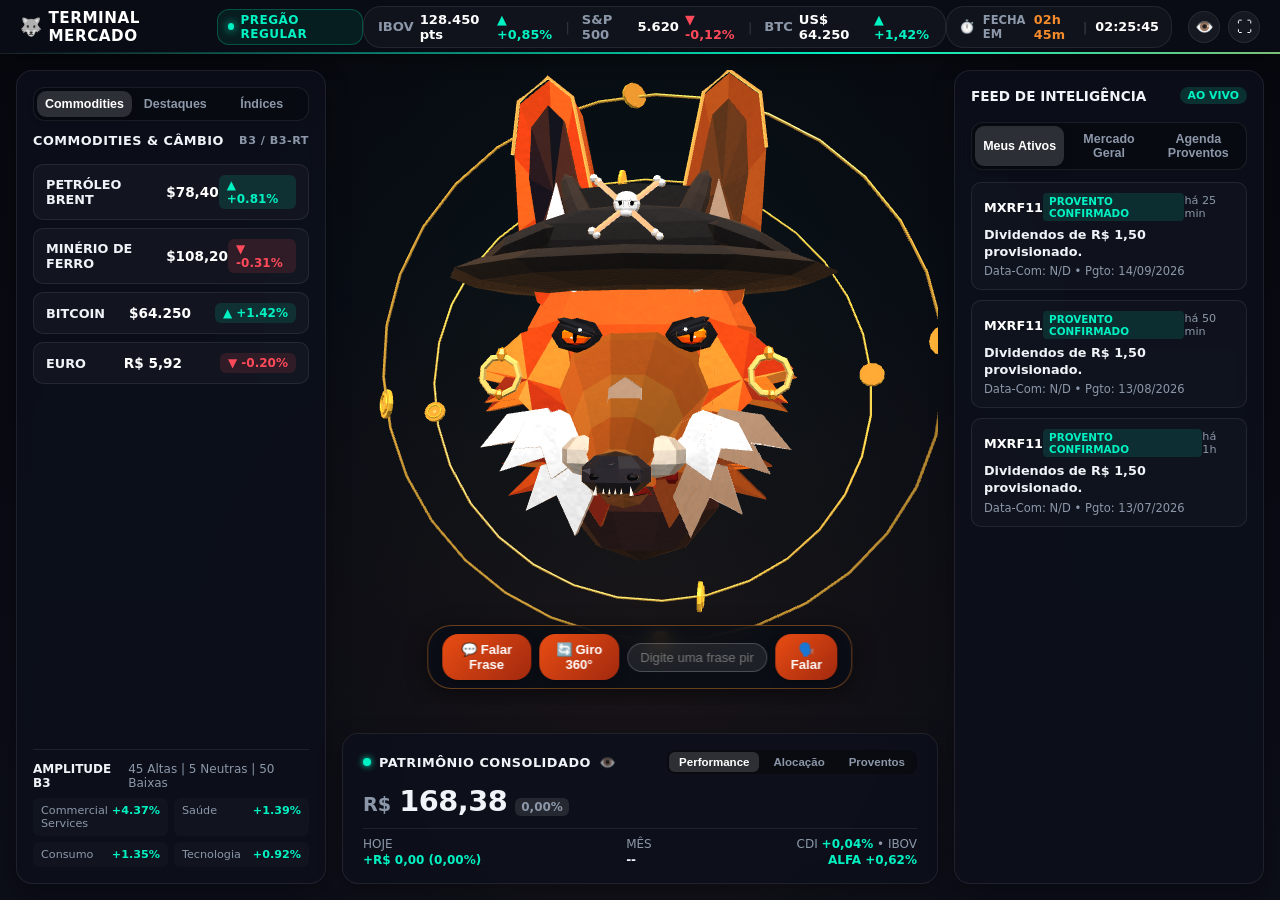
<file: index.html>
<!doctype html>
<html lang="pt-BR">
<head>
  <meta charset="utf-8">
  <meta name="viewport" content="width=device-width, initial-scale=1">
  <meta name="theme-color" content="#090b12">
  <title>Lobo-guará pirata · Terminal do Mercado</title>
  <link rel="stylesheet" href="styles/main.css?v=20261010-01">
</head>
<body>
  <!-- ELEGANT & ANIMATED HEADER -->
  <header class="app-header">
    <div class="header-left">
      <!-- Animated Back Button (visible in sub-modes / views) -->
      <button id="btn-header-back" class="btn-header-back hidden" aria-label="Voltar para a visão principal">
        <span class="back-icon">←</span>
        <span class="back-text">Voltar</span>
      </button>

      <!-- Main Logo & Live Market Status -->
      <div class="header-brand">
        <div class="brand-title">
          <span class="brand-badge-icon">🐺</span>
          <span class="brand-name">TERMINAL MERCADO</span>
        </div>
        <div class="market-status-badge">
          <span class="pulse-dot"></span>
          <span class="status-label">PREGÃO REGULAR</span>
        </div>
      </div>
    </div>

    <div class="header-center">
      <!-- Animated Market Tickers & Market Trend Indicators -->
      <div class="market-ticker-container">
        <div class="ticker-item trend-up" title="Ibovespa +0,85%">
          <span class="ticker-symbol">IBOV</span>
          <span class="ticker-val">128.450 pts</span>
          <span class="ticker-change">▲ +0,85%</span>
        </div>
        <div class="ticker-divider">|</div>
        <div class="ticker-item trend-down" title="S&P 500 -0,12%">
          <span class="ticker-symbol">S&P 500</span>
          <span class="ticker-val">5.620</span>
          <span class="ticker-change">▼ -0,12%</span>
        </div>
        <div class="ticker-divider">|</div>
        <div class="ticker-item trend-up" title="Bitcoin +1,42%">
          <span class="ticker-symbol">BTC</span>
          <span class="ticker-val">US$ 64.250</span>
          <span class="ticker-change">▲ +1,42%</span>
        </div>
      </div>
    </div>

    <div class="header-right">
      <!-- Live Session Countdown & Clock -->
      <div class="market-clock-widget">
        <span class="clock-icon">⏱️</span>
        <span class="clock-label">FECHA EM</span>
        <span id="session-countdown" class="clock-time">02h 45m</span>
        <span class="clock-divider">|</span>
        <span id="realtime-clock" class="clock-realtime">--:--:--</span>
      </div>

      <!-- Action Icons -->
      <div class="header-actions">
        <button id="btn-toggle-privacy" class="header-action-btn" title="Ocultar/Exibir valores" aria-label="Toggle privacidade">
          <span class="action-icon">👁️</span>
        </button>
        <button id="btn-toggle-fullscreen" class="header-action-btn" title="Alternar Tela Cheia" aria-label="Tela Cheia">
          <span class="action-icon">⛶</span>
        </button>
      </div>
    </div>
  </header>

  <!-- DASHBOARD MAIN CONTENT GRID (NO REDUNDANT STRIPS OR BOTÕES DE VOLTAR SOLTOS) -->
  <div class="app-dashboard">
    <!-- LEFT COLUMN: COMMODITIES & MARKET METRICS -->
    <aside class="dash-panel panel-left">
      <div class="panel-card">
        <div class="card-header-tabs">
          <button class="card-tab active" data-tab="commodities">Commodities</button>
          <button class="card-tab" data-tab="destaques">Destaques</button>
          <button class="card-tab" data-tab="indices">Índices</button>
        </div>

        <div class="card-section-title">
          <span>COMMODITIES & CÂMBIO</span>
          <span class="sub-tag">B3 / B3-RT</span>
        </div>

        <div class="asset-list">
          <div class="asset-item clickable-mode" data-mode-title="Detalhamento - Petróleo Brent">
            <span class="asset-name">PETRÓLEO BRENT</span>
            <span class="asset-price">$78,40</span>
            <span class="asset-badge badge-up">▲ +0.81%</span>
          </div>
          <div class="asset-item clickable-mode" data-mode-title="Detalhamento - Minério de Ferro">
            <span class="asset-name">MINÉRIO DE FERRO</span>
            <span class="asset-price">$108,20</span>
            <span class="asset-badge badge-down">▼ -0.31%</span>
          </div>
          <div class="asset-item clickable-mode" data-mode-title="Detalhamento - Bitcoin">
            <span class="asset-name">BITCOIN</span>
            <span class="asset-price">$64.250</span>
            <span class="asset-badge badge-up">▲ +1.42%</span>
          </div>
          <div class="asset-item clickable-mode" data-mode-title="Detalhamento - Euro">
            <span class="asset-name">EURO</span>
            <span class="asset-price">R$ 5,92</span>
            <span class="asset-badge badge-down">▼ -0.20%</span>
          </div>
        </div>

        <div class="amplitude-section">
          <div class="amplitude-header">
            <span>AMPLITUDE B3</span>
            <span class="amp-stats">45 Altas | 5 Neutras | 50 Baixas</span>
          </div>
          <div class="sectors-grid">
            <div class="sector-chip">
              <span class="sec-name">Commercial Services</span>
              <span class="sec-val val-up">+4.37%</span>
            </div>
            <div class="sector-chip">
              <span class="sec-name">Saúde</span>
              <span class="sec-val val-up">+1.39%</span>
            </div>
            <div class="sector-chip">
              <span class="sec-name">Consumo</span>
              <span class="sec-val val-up">+1.35%</span>
            </div>
            <div class="sector-chip">
              <span class="sec-name">Tecnologia</span>
              <span class="sec-val val-up">+0.92%</span>
            </div>
          </div>
        </div>
      </div>
    </aside>

    <!-- CENTER COLUMN: 3D MODEL STAGE & CONSOLIDATED PORTFOLIO CARD -->
    <main class="dash-panel panel-center">
      <div class="stage-3d-wrapper">
        <canvas id="portrait" aria-label="Modelo 3D interativo de um lobo-guará pirata">
          Seu navegador não oferece suporte ao WebGL necessário para exibir este modelo 3D.
        </canvas>

        <div class="control-panel">
          <button id="btn-talk" class="btn-pirate">💬 Falar Frase</button>
          <button id="btn-spin" class="btn-pirate">🔄 Giro 360°</button>
          <input id="input-speech" type="text" class="input-pirate" placeholder="Digite uma frase pirata..." />
          <button id="btn-speak-custom" class="btn-pirate">🗣️ Falar</button>
        </div>
      </div>

      <div class="portfolio-card">
        <div class="port-top-row">
          <div class="port-title-group">
            <span class="status-dot"></span>
            <span class="port-label">PATRIMÔNIO CONSOLIDADO</span>
            <button id="btn-hide-val" class="icon-btn-inline" title="Ocultar valor">👁️</button>
          </div>
          <div class="port-filter-pills">
            <button class="pill active">Performance</button>
            <button class="pill">Alocação</button>
            <button class="pill">Proventos</button>
          </div>
        </div>

        <div class="port-main-value">
          <span class="val-currency">R$</span>
          <span class="val-amount" data-real-val="168,38">168,38</span>
          <span class="val-badge badge-neutral">0,00%</span>
        </div>

        <div class="port-bottom-stats">
          <div class="stat-group">
            <span class="stat-lbl">HOJE</span>
            <span class="stat-val val-up">+R$ 0,00 (0,00%)</span>
          </div>
          <div class="stat-group">
            <span class="stat-lbl">MÊS</span>
            <span class="stat-val">--</span>
          </div>
          <div class="stat-group right-align">
            <span class="stat-lbl">CDI <strong class="val-up">+0,04%</strong> • IBOV</span>
            <span class="stat-val val-up">ALFA +0,62%</span>
          </div>
        </div>
      </div>
    </main>

    <!-- RIGHT COLUMN: INTELLIGENCE FEED & ASSETS -->
    <aside class="dash-panel panel-right">
      <div class="panel-card">
        <div class="feed-header-title">
          <span>FEED DE INTELIGÊNCIA</span>
          <span class="live-pill">AO VIVO</span>
        </div>

        <div class="card-header-tabs margin-top">
          <button class="card-tab active" data-tab="meus-ativos">Meus Ativos</button>
          <button class="card-tab" data-tab="mercado">Mercado Geral</button>
          <button class="card-tab" data-tab="agenda">Agenda Proventos</button>
        </div>

        <div class="feed-list">
          <div class="feed-item clickable-mode" data-mode-title="Detalhamento - MXRF11 Provento Conf.">
            <div class="feed-item-top">
              <span class="asset-ticker">MXRF11</span>
              <span class="feed-tag tag-success">PROVENTO CONFIRMADO</span>
              <span class="feed-time">há 25 min</span>
            </div>
            <div class="feed-item-body">
              <strong>Dividendos de R$ 1,50 provisionado.</strong>
              <div class="feed-dates">Data-Com: N/D • Pgto: 14/09/2026</div>
            </div>
          </div>

          <div class="feed-item clickable-mode" data-mode-title="Detalhamento - MXRF11 Provento Conf.">
            <div class="feed-item-top">
              <span class="asset-ticker">MXRF11</span>
              <span class="feed-tag tag-success">PROVENTO CONFIRMADO</span>
              <span class="feed-time">há 50 min</span>
            </div>
            <div class="feed-item-body">
              <strong>Dividendos de R$ 1,50 provisionado.</strong>
              <div class="feed-dates">Data-Com: N/D • Pgto: 13/08/2026</div>
            </div>
          </div>

          <div class="feed-item clickable-mode" data-mode-title="Detalhamento - MXRF11 Provento Conf.">
            <div class="feed-item-top">
              <span class="asset-ticker">MXRF11</span>
              <span class="feed-tag tag-success">PROVENTO CONFIRMADO</span>
              <span class="feed-time">há 1h</span>
            </div>
            <div class="feed-item-body">
              <strong>Dividendos de R$ 1,50 provisionado.</strong>
              <div class="feed-dates">Data-Com: N/D • Pgto: 13/07/2026</div>
            </div>
          </div>
        </div>
      </div>
    </aside>
  </div>

  <!-- SUB-MODE VIEW OVERLAY / CONTAINER -->
  <div id="submode-overlay" class="submode-container hidden">
    <div class="submode-content">
      <h2 id="submode-title" class="submode-heading">Detalhamento do Ativo</h2>
      <p class="submode-desc">Visão aprofundada de indicadores, gráficos históricos e notícias em tempo real.</p>

      <div class="submode-grid">
        <div class="submode-card">
          <h4>Variação de Preço (24h)</h4>
          <div class="chart-placeholder">
            <div class="line-graph-simulated"></div>
          </div>
        </div>
        <div class="submode-card">
          <h4>Estatísticas Principais</h4>
          <ul class="stats-list">
            <li><span>Máxima (52 sem):</span> <strong>R$ 82,10</strong></li>
            <li><span>Mínima (52 sem):</span> <strong>R$ 68,50</strong></li>
            <li><span>Volume (24h):</span> <strong>R$ 14,2M</strong></li>
            <li><span>DY 12M:</span> <strong>12,4%</strong></li>
          </ul>
        </div>
      </div>
    </div>
  </div>

  <p id="status" class="status" role="status" hidden></p>

  <script src="js/core/namespace.js?v=20261010-01"></script>
  <script src="js/core/renderer.js?v=20261010-01"></script>
  <script src="js/components/ears.js?v=20261010-01"></script>
  <script src="js/components/hat.js?v=20261010-01"></script>
  <script src="js/components/face.js?v=20261010-01"></script>
  <script src="js/components/fur.js?v=20261010-01"></script>
  <script src="js/components/eyes.js?v=20261010-01"></script>
  <script src="js/components/muzzle.js?v=20261010-01"></script>
  <script src="js/components/head.js?v=20261010-01"></script>
  <script src="js/components/accessories.js?v=20261010-01"></script>
  <script src="js/components/speech.js?v=20261010-01"></script>
  <script src="js/index.js?v=20261010-01"></script>
</body>
</html>
</file>
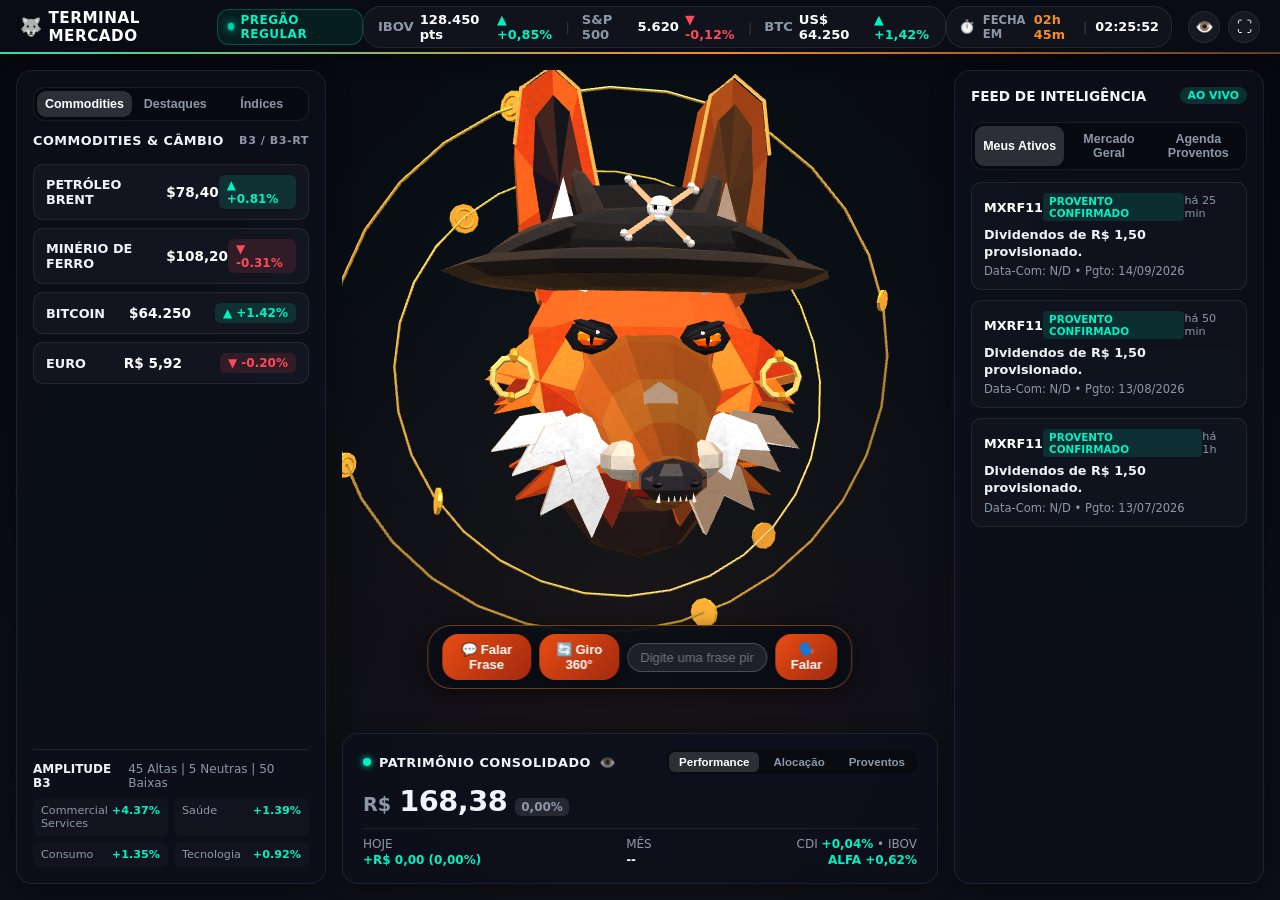
<file: lobo-guara-pirata.html>
<!doctype html>
<html lang="pt-BR">
<head>
  <meta charset="utf-8">
  <meta name="viewport" content="width=device-width, initial-scale=1">
  <meta http-equiv="refresh" content="0; url=index.html">
  <title>Lobo-guará pirata · modelo</title>
</head>
<body>
  <p>O modelo foi dividido em componentes locais. Abra <a href="index.html">index.html</a> para visualizar.</p>
</body>
</html>
</file>
<file: styles/main.css>
:root {
  color-scheme: dark;
  background: #07080e;
  --bg-dark: #07080e;
  --panel-bg: rgba(13, 17, 27, 0.82);
  --border-color: rgba(255, 255, 255, 0.08);
  --accent-orange: #f68b2b;
  --accent-teal: #00f2c3;
  --accent-red: #ff4a5a;
  --text-main: #f0f3f8;
  --text-dim: #8c98a9;
}

* {
  box-sizing: border-box;
  margin: 0;
  padding: 0;
}

html,
body {
  width: 100%;
  height: 100%;
  overflow: hidden;
  font-family: system-ui, -apple-system, BlinkMacSystemFont, "Segoe UI", Roboto, sans-serif;
  background:
    radial-gradient(ellipse at 50% 30%, rgba(0, 242, 195, 0.04), transparent 50%),
    radial-gradient(ellipse at 50% 70%, rgba(246, 139, 43, 0.06), transparent 50%),
    linear-gradient(180deg, #07080e 0%, #0c0e18 100%);
  color: var(--text-main);
  user-select: none;
}

/* ==========================================
   ELEGANT & ANIMATED APP HEADER
   ========================================== */
.app-header {
  position: relative;
  display: flex;
  align-items: center;
  justify-content: space-between;
  height: 54px;
  padding: 0 20px;
  background: rgba(10, 13, 22, 0.85);
  backdrop-filter: blur(12px);
  -webkit-backdrop-filter: blur(12px);
  border-bottom: 1px solid rgba(255, 255, 255, 0.08);
  z-index: 100;
  box-shadow: 0 4px 20px rgba(0, 0, 0, 0.4);
}

/* Animated bottom neon border line */
.app-header::after {
  content: "";
  position: absolute;
  bottom: -1px;
  left: 0;
  right: 0;
  height: 2px;
  background: linear-gradient(90deg, transparent, var(--accent-teal), var(--accent-orange), transparent);
  background-size: 200% 100%;
  animation: borderGlow 6s linear infinite;
  pointer-events: none;
}

@keyframes borderGlow {
  0% { background-position: 0% 0%; }
  50% { background-position: 100% 0%; }
  100% { background-position: 0% 0%; }
}

.header-left,
.header-center,
.header-right {
  display: flex;
  align-items: center;
  gap: 16px;
}

/* Animated Header Back Button */
.btn-header-back {
  display: inline-flex;
  align-items: center;
  gap: 8px;
  padding: 6px 14px;
  border-radius: 20px;
  background: linear-gradient(135deg, rgba(246, 139, 43, 0.2), rgba(246, 139, 43, 0.05));
  border: 1px solid var(--accent-orange);
  color: #ffffff;
  font-size: 0.88rem;
  font-weight: 600;
  cursor: pointer;
  transition: all 0.25s cubic-bezier(0.175, 0.885, 0.32, 1.275);
  box-shadow: 0 0 10px rgba(246, 139, 43, 0.2);
  opacity: 1;
  transform: translateX(0);
}

.btn-header-back:hover {
  background: linear-gradient(135deg, rgba(246, 139, 43, 0.4), rgba(246, 139, 43, 0.15));
  transform: translateX(-3px);
  box-shadow: 0 0 16px rgba(246, 139, 43, 0.4);
}

.btn-header-back.hidden {
  opacity: 0;
  transform: translateX(-20px);
  pointer-events: none;
  position: absolute;
}

.back-icon {
  font-size: 1.1rem;
  line-height: 1;
}

/* Header Brand & Status Badge */
.header-brand {
  display: flex;
  align-items: center;
  gap: 12px;
}

.brand-title {
  display: flex;
  align-items: center;
  gap: 6px;
  font-weight: 700;
  font-size: 0.95rem;
  letter-spacing: 0.5px;
  color: #ffffff;
}

.brand-badge-icon {
  font-size: 1.1rem;
}

.market-status-badge {
  display: inline-flex;
  align-items: center;
  gap: 6px;
  padding: 3px 10px;
  border-radius: 12px;
  background: rgba(0, 242, 195, 0.08);
  border: 1px solid rgba(0, 242, 195, 0.25);
  color: var(--accent-teal);
  font-size: 0.75rem;
  font-weight: 700;
  letter-spacing: 0.5px;
}

/* Smooth Pulsating Dot */
.pulse-dot {
  width: 7px;
  height: 7px;
  border-radius: 50%;
  background-color: var(--accent-teal);
  box-shadow: 0 0 8px var(--accent-teal);
  animation: pulseGlow 1.8s ease-in-out infinite;
}

@keyframes pulseGlow {
  0% { transform: scale(0.85); opacity: 0.6; box-shadow: 0 0 4px var(--accent-teal); }
  50% { transform: scale(1.2); opacity: 1; box-shadow: 0 0 12px var(--accent-teal); }
  100% { transform: scale(0.85); opacity: 0.6; box-shadow: 0 0 4px var(--accent-teal); }
}

/* Header Center Market Tickers */
.market-ticker-container {
  display: flex;
  align-items: center;
  gap: 12px;
  background: rgba(255, 255, 255, 0.03);
  padding: 5px 14px;
  border-radius: 18px;
  border: 1px solid var(--border-color);
  font-size: 0.82rem;
}

.ticker-item {
  display: flex;
  align-items: center;
  gap: 6px;

  transition: opacity 0.2s;
}

.ticker-item:hover { opacity: 0.8; }

.ticker-symbol {
  font-weight: 700;
  color: var(--text-dim);
}

.ticker-val {
  font-weight: 600;
  color: #ffffff;
}

.ticker-change {
  font-weight: 700;
  font-size: 0.8rem;
}

.trend-up .ticker-change { color: var(--accent-teal); }
.trend-down .ticker-change { color: var(--accent-red); }

.ticker-divider,
.clock-divider {
  color: rgba(255, 255, 255, 0.15);
  font-size: 0.8rem;
}

/* Header Clock & Actions */
.market-clock-widget {
  display: flex;
  align-items: center;
  gap: 8px;
  background: rgba(255, 255, 255, 0.03);
  padding: 5px 12px;
  border-radius: 18px;
  border: 1px solid var(--border-color);
  font-size: 0.8rem;
  font-weight: 600;
}

.clock-label {
  color: var(--text-dim);
  font-size: 0.72rem;
}

.clock-time {
  color: var(--accent-orange);
  font-weight: 700;
}

.clock-realtime {
  color: #ffffff;
  font-variant-numeric: tabular-nums;
}

.header-actions {
  display: flex;
  align-items: center;
  gap: 8px;
}

.header-action-btn {
  background: rgba(255, 255, 255, 0.05);
  border: 1px solid var(--border-color);
  color: #ffffff;
  border-radius: 50%;
  width: 32px;
  height: 32px;
  display: flex;
  align-items: center;
  justify-content: center;
  cursor: pointer;
  transition: all 0.2s ease;
  font-size: 0.95rem;
}

.header-action-btn:hover {
  background: rgba(255, 255, 255, 0.15);
  border-color: rgba(255, 255, 255, 0.3);
  transform: scale(1.05);
}

/* ==========================================
   MAIN DASHBOARD GRID LAYOUT
   ========================================== */
.app-dashboard {
  display: grid;
  grid-template-columns: 310px 1fr 310px;
  gap: 16px;
  height: calc(100vh - 54px);
  padding: 16px;
  box-sizing: border-box;
  transition: opacity 0.3s ease, filter 0.3s ease;
}

.app-dashboard.blur-bg {
  filter: blur(4px) opacity(0.3);
  pointer-events: none;
}

.dash-panel {
  display: flex;
  flex-direction: column;
  gap: 16px;
  height: 100%;
}

.panel-card {
  background: var(--panel-bg);
  border: 1px solid var(--border-color);
  backdrop-filter: blur(10px);
  border-radius: 16px;
  padding: 16px;
  display: flex;
  flex-direction: column;
  gap: 12px;
  box-shadow: 0 8px 24px rgba(0, 0, 0, 0.3);
  height: 100%;
  overflow-y: auto;
}

/* Tabs UI */
.card-header-tabs {
  display: flex;
  background: rgba(0, 0, 0, 0.25);
  padding: 3px;
  border-radius: 12px;
  border: 1px solid var(--border-color);
}

.card-tab {
  flex: 1;
  background: transparent;
  border: none;
  color: var(--text-dim);
  font-size: 0.78rem;
  font-weight: 600;
  padding: 6px 8px;
  border-radius: 9px;
  cursor: pointer;
  transition: all 0.2s ease;
}

.card-tab.active,
.card-tab:hover {
  color: #ffffff;
  background: rgba(255, 255, 255, 0.1);
}

.card-tab.active {
  background: rgba(255, 255, 255, 0.15);
  box-shadow: 0 2px 8px rgba(0, 0, 0, 0.2);
}

.card-section-title {
  display: flex;
  justify-content: space-between;
  align-items: center;
  font-size: 0.8rem;
  font-weight: 700;
  letter-spacing: 0.5px;
  color: var(--text-main);
  padding-bottom: 4px;
}

.sub-tag {
  font-size: 0.7rem;
  color: var(--text-dim);
}

/* Assets List UI */
.asset-list {
  display: flex;
  flex-direction: column;
  gap: 8px;
}

.asset-item {
  display: flex;
  align-items: center;
  justify-content: space-between;
  padding: 10px 12px;
  background: rgba(255, 255, 255, 0.03);
  border: 1px solid var(--border-color);
  border-radius: 10px;
  transition: all 0.2s ease;
}

.clickable-mode {
  cursor: pointer;
}

.clickable-mode:hover {
  background: rgba(255, 255, 255, 0.08);
  border-color: rgba(246, 139, 43, 0.3);
  transform: translateY(-1px);
}

.asset-name {
  font-size: 0.8rem;
  font-weight: 700;
  color: var(--text-main);
}

.asset-price {
  font-size: 0.85rem;
  font-weight: 600;
  color: #ffffff;
}

.asset-badge {
  font-size: 0.75rem;
  font-weight: 700;
  padding: 3px 8px;
  border-radius: 6px;
}

.badge-up {
  background: rgba(0, 242, 195, 0.12);
  color: var(--accent-teal);
}

.badge-down {
  background: rgba(255, 74, 90, 0.12);
  color: var(--accent-red);
}

/* Amplitude Section */
.amplitude-section {
  margin-top: auto;
  padding-top: 12px;
  border-top: 1px solid var(--border-color);
}

.amplitude-header {
  display: flex;
  justify-content: space-between;
  font-size: 0.75rem;
  font-weight: 700;
  margin-bottom: 8px;
}

.amp-stats {
  color: var(--text-dim);
  font-weight: 500;
}

.sectors-grid {
  display: grid;
  grid-template-columns: 1fr 1fr;
  gap: 6px;
}

.sector-chip {
  display: flex;
  justify-content: space-between;
  background: rgba(255, 255, 255, 0.02);
  padding: 6px 8px;
  border-radius: 6px;
  font-size: 0.7rem;
}

.sec-name { color: var(--text-dim); }
.val-up { color: var(--accent-teal); font-weight: 700; }

/* ==========================================
   CENTER PANEL: 3D CANVASES & PORTFOLIO CARD
   ========================================== */
.panel-center {
  display: flex;
  flex-direction: column;
  justify-content: space-between;
  position: relative;
}

.stage-3d-wrapper {
  position: relative;
  flex: 1;
  width: 100%;
  border-radius: 16px;
  overflow: hidden;
}

#portrait {
  width: 100%;
  height: 100%;
  display: block;
  cursor: grab;
}

#portrait:active { cursor: grabbing; }

/* Control Panel Bar */
.control-panel {
  position: absolute;
  bottom: 16px;
  left: 50%;
  transform: translateX(-50%);
  display: flex;
  align-items: center;
  gap: 8px;
  padding: 8px 14px;
  border-radius: 24px;
  background: rgba(10, 13, 22, 0.85);
  backdrop-filter: blur(10px);
  border: 1px solid rgba(246, 139, 43, 0.4);
  box-shadow: 0 4px 20px rgba(0, 0, 0, 0.5);
  z-index: 20;
}

.btn-pirate {
  background: linear-gradient(135deg, #e94d13 0%, #a2290f 100%);
  color: #ffffff;
  border: none;
  border-radius: 16px;
  padding: 8px 14px;
  font-size: 0.82rem;
  font-weight: 600;
  cursor: pointer;
  box-shadow: 0 2px 8px rgba(0, 0, 0, 0.3);
  transition: transform 0.15s ease, background 0.2s ease, box-shadow 0.2s ease;
  display: inline-flex;
  align-items: center;
  gap: 4px;
}

.btn-pirate:hover {
  background: linear-gradient(135deg, #ff6b2b 0%, #c23413 100%);
  transform: translateY(-2px);
  box-shadow: 0 4px 12px rgba(246, 139, 43, 0.4);
}

.input-pirate {
  background: rgba(255, 255, 255, 0.08);
  border: 1px solid rgba(255, 255, 255, 0.2);
  border-radius: 16px;
  padding: 6px 12px;
  color: #ffffff;
  font-size: 0.82rem;
  outline: none;
  min-width: 140px;
}

/* Portfolio Consolidated Card */
.portfolio-card {
  background: var(--panel-bg);
  border: 1px solid var(--border-color);
  backdrop-filter: blur(10px);
  border-radius: 16px;
  padding: 16px 20px;
  display: flex;
  flex-direction: column;
  gap: 10px;
  box-shadow: 0 8px 24px rgba(0, 0, 0, 0.3);
  margin-top: 12px;
}

.port-top-row {
  display: flex;
  justify-content: space-between;
  align-items: center;
}

.port-title-group {
  display: flex;
  align-items: center;
  gap: 8px;
}

.status-dot {
  width: 8px;
  height: 8px;
  border-radius: 50%;
  background-color: var(--accent-teal);
  box-shadow: 0 0 6px var(--accent-teal);
}

.port-label {
  font-size: 0.8rem;
  font-weight: 700;
  letter-spacing: 0.5px;
  color: var(--text-main);
}

.icon-btn-inline {
  background: transparent;
  border: none;
  cursor: pointer;
  opacity: 0.6;
  font-size: 0.85rem;
  transition: opacity 0.2s;
}

.icon-btn-inline:hover { opacity: 1; }

.port-filter-pills {
  display: flex;
  gap: 4px;
  background: rgba(0, 0, 0, 0.3);
  padding: 2px;
  border-radius: 8px;
}

.pill {
  background: transparent;
  border: none;
  color: var(--text-dim);
  font-size: 0.72rem;
  font-weight: 600;
  padding: 4px 10px;
  border-radius: 6px;
  cursor: pointer;
}

.pill.active {
  background: rgba(255, 255, 255, 0.15);
  color: #ffffff;
}

.port-main-value {
  display: flex;
  align-items: baseline;
  gap: 8px;
}

.val-currency {
  font-size: 1.2rem;
  font-weight: 700;
  color: var(--text-dim);
}

.val-amount {
  font-size: 1.8rem;
  font-weight: 800;
  letter-spacing: -0.5px;
}

.val-badge {
  font-size: 0.75rem;
  font-weight: 700;
  padding: 2px 6px;
  border-radius: 6px;
}

.badge-neutral {
  background: rgba(255, 255, 255, 0.1);
  color: var(--text-dim);
}

.port-bottom-stats {
  display: flex;
  justify-content: space-between;
  border-top: 1px solid var(--border-color);
  padding-top: 8px;
  font-size: 0.75rem;
}

.stat-group {
  display: flex;
  flex-direction: column;
  gap: 2px;
}

.stat-lbl { color: var(--text-dim); }
.stat-val { font-weight: 600; }
.right-align { text-align: right; }

/* ==========================================
   RIGHT PANEL: INTELLIGENCE FEED
   ========================================== */
.feed-header-title {
  display: flex;
  justify-content: space-between;
  align-items: center;
  font-weight: 700;
  font-size: 0.85rem;
}

.live-pill {
  background: rgba(0, 242, 195, 0.15);
  color: var(--accent-teal);
  font-size: 0.68rem;
  padding: 2px 8px;
  border-radius: 10px;
  font-weight: 800;
}

.margin-top { margin-top: 6px; }

.feed-list {
  display: flex;
  flex-direction: column;
  gap: 10px;
}

.feed-item {
  background: rgba(255, 255, 255, 0.02);
  border: 1px solid var(--border-color);
  border-radius: 10px;
  padding: 10px 12px;
  display: flex;
  flex-direction: column;
  gap: 6px;
  transition: all 0.2s ease;
}

.feed-item:hover {
  background: rgba(255, 255, 255, 0.06);
  border-color: rgba(0, 242, 195, 0.3);
}

.feed-item-top {
  display: flex;
  align-items: center;
  justify-content: space-between;
}

.asset-ticker {
  font-weight: 800;
  font-size: 0.8rem;
  color: #ffffff;
}

.feed-tag {
  font-size: 0.65rem;
  font-weight: 700;
  padding: 2px 6px;
  border-radius: 4px;
}

.tag-success {
  background: rgba(0, 242, 195, 0.12);
  color: var(--accent-teal);
}

.feed-time {
  font-size: 0.7rem;
  color: var(--text-dim);
}

.feed-item-body {
  font-size: 0.8rem;
  color: var(--text-main);
  line-height: 1.3;
}

.feed-dates {
  font-size: 0.72rem;
  color: var(--text-dim);
  margin-top: 4px;
}

/* ==========================================
   SUBMODE OVERLAY VIEW
   ========================================== */
.submode-container {
  position: fixed;
  top: 70px;
  left: 50%;
  transform: translateX(-50%);
  width: 90%;
  max-width: 800px;
  background: rgba(13, 17, 27, 0.95);
  backdrop-filter: blur(16px);
  border: 1px solid var(--accent-orange);
  box-shadow: 0 12px 40px rgba(0, 0, 0, 0.7);
  border-radius: 20px;
  padding: 24px;
  z-index: 90;
  transition: all 0.3s cubic-bezier(0.175, 0.885, 0.32, 1.275);
  opacity: 1;
}

.submode-container.hidden {
  opacity: 0;
  pointer-events: none;
  transform: translateX(-50%) translateY(20px) scale(0.95);
}

.submode-heading {
  font-size: 1.4rem;
  color: var(--accent-orange);
  margin-bottom: 6px;
}

.submode-desc {
  color: var(--text-dim);
  font-size: 0.88rem;
  margin-bottom: 20px;
}

.submode-grid {
  display: grid;
  grid-template-columns: 1fr 1fr;
  gap: 16px;
}

.submode-card {
  background: rgba(255, 255, 255, 0.03);
  border: 1px solid var(--border-color);
  border-radius: 12px;
  padding: 16px;
}

.submode-card h4 {
  font-size: 0.9rem;
  margin-bottom: 12px;
  color: #ffffff;
}

.chart-placeholder {
  height: 120px;
  background: rgba(0, 0, 0, 0.3);
  border-radius: 8px;
  display: flex;
  align-items: center;
  justify-content: center;
  position: relative;
  overflow: hidden;
}

.line-graph-simulated {
  width: 90%;
  height: 60%;
  border-bottom: 2px solid var(--accent-teal);
  border-right: 2px solid var(--accent-teal);
  transform: skewY(-10deg);
  box-shadow: 0 0 12px var(--accent-teal);
}

.stats-list {
  list-style: none;
  display: flex;
  flex-direction: column;
  gap: 8px;
  font-size: 0.82rem;
}

.stats-list li {
  display: flex;
  justify-content: space-between;
  color: var(--text-dim);
}

.stats-list li strong {
  color: #ffffff;
}

/* Status message popup */
.status {
  position: fixed;
  inset: auto 18px 18px;
  width: fit-content;
  max-width: calc(100vw - 36px);
  margin: auto;
  padding: 10px 14px;
  border: 1px solid #a74738;
  border-radius: 6px;
  color: #ffe0d5;
  background: #381a1a;
  font: 14px/1.45 system-ui, sans-serif;
  z-index: 200;
}

.status:not([hidden]) { display: block; }
</file>
